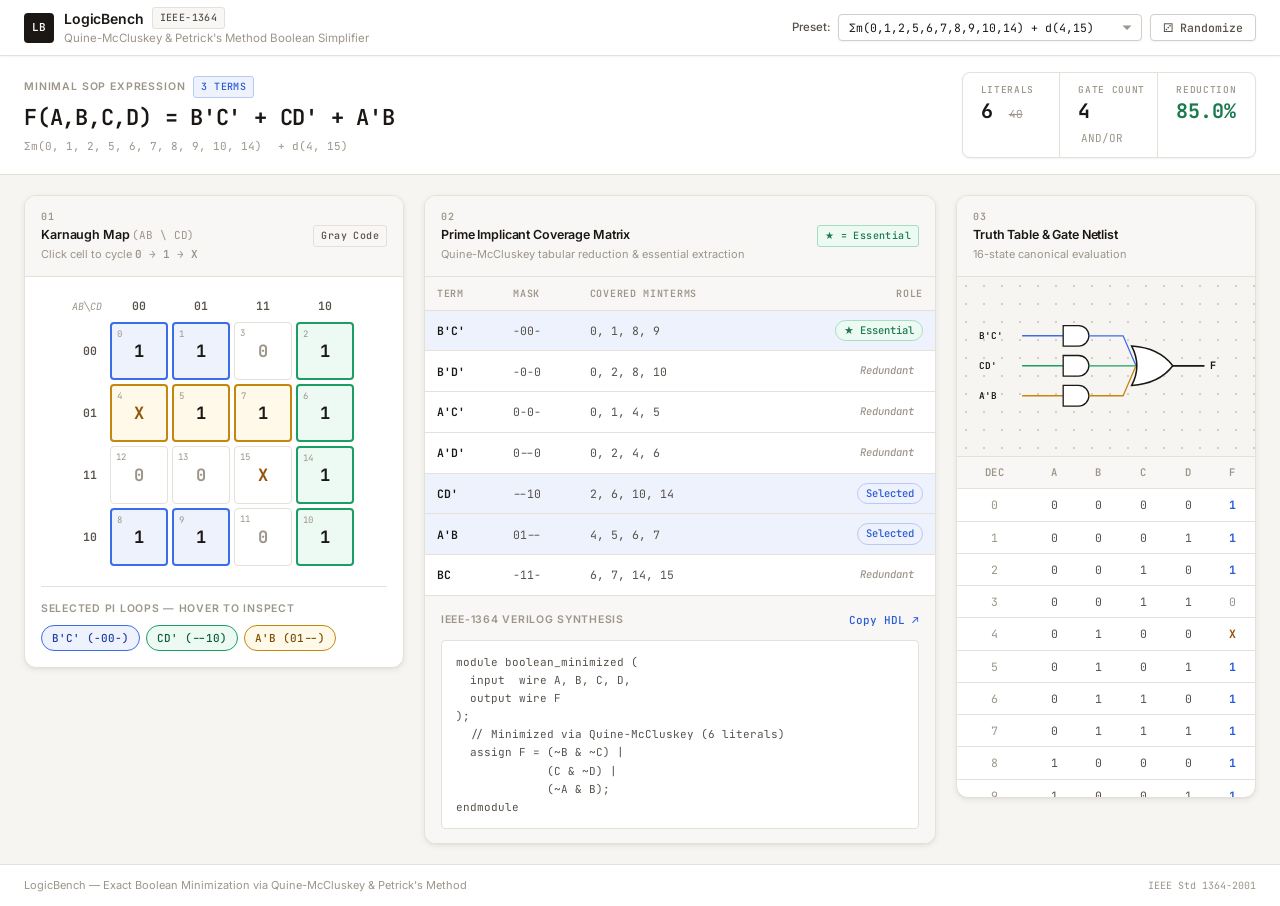
<file: frontend/index.html>
<!DOCTYPE html>
<html lang="en">
<head>
  <meta charset="UTF-8" />
  <meta name="viewport" content="width=device-width, initial-scale=1.0" />
  <title>LogicBench — IEEE-1364 Boolean Minimization Workbench</title>
  <link
    href="https://fonts.googleapis.com/css2?family=Inter:ital,wght@0,300;0,400;0,500;0,600;0,700;1,400&family=JetBrains+Mono:wght@400;500;600&display=swap"
    rel="stylesheet"
  />
  <link rel="stylesheet" href="styles.css" />
</head>

<body>

  <!-- ═══════════════════════════════════════
       Top Navigation Header
  ═══════════════════════════════════════ -->
  <header class="site-header">
    <div class="header-brand">
      <div class="logo-mark">LB</div>
      <div class="header-brand-text">
        <div style="display:flex;align-items:center;gap:8px;">
          <h1>LogicBench</h1>
          <span class="chip mono">IEEE-1364</span>
        </div>
        <p class="subtitle">Quine-McCluskey &amp; Petrick's Method Boolean Simplifier</p>
      </div>
    </div>

    <div class="header-controls">
      <label class="label-sm" for="presetSelect">Preset:</label>
      <select id="presetSelect" class="ctrl-select mono">
        <option value="default">Σm(0,1,2,5,6,7,8,9,10,14) + d(4,15)</option>
        <option value="bcd7">BCD 7-Segment 'a' Decoder</option>
        <option value="prime">4-Bit Prime Detector Σm(2,3,5,7,11,13)</option>
        <option value="xor">4-Bit Odd Parity Checker</option>
        <option value="clear">Clear All (0)</option>
      </select>
      <button id="randomBtn" class="ctrl-btn">⚂ Randomize</button>
    </div>
  </header>


  <!-- ═══════════════════════════════════════
       Result Ribbon — Minimal SOP & KPIs
  ═══════════════════════════════════════ -->
  <section class="result-ribbon">

    <!-- SOP Expression -->
    <div>
      <div class="ribbon-label">
        Minimal SOP Expression
        <span id="epiCountBadge" class="chip accent mono">3 Terms</span>
      </div>
      <div id="sopOutput" class="sop-output mono">
        F(A,B,C,D) = B'C' + A'B + CD'
      </div>
      <div class="ribbon-meta">
        <span id="mintermSummary">Σm(0, 1, 2, 5, 6, 7, 8, 9, 10, 14)</span>
        <span id="dontCareSummary">+ d(4, 15)</span>
      </div>
    </div>

    <!-- Hardware KPI tiles -->
    <div class="kpi-row">
      <div class="kpi-tile">
        <div class="kpi-label">Literals</div>
        <div class="kpi-value mono">
          <span id="minLiterals">6</span>
          <span id="canonLiterals" class="kpi-strikeout">40</span>
        </div>
      </div>
      <div class="kpi-tile">
        <div class="kpi-label">Gate Count</div>
        <div class="kpi-value mono">
          <span id="gateCount">4</span>
          <span class="kpi-strikeout" style="font-size:11px;color:var(--text-muted);text-decoration:none;margin-left:3px;">AND/OR</span>
        </div>
      </div>
      <div class="kpi-tile">
        <div class="kpi-label">Reduction</div>
        <div class="kpi-value green mono" id="reductionPct">85.0%</div>
      </div>
    </div>

  </section>


  <!-- ═══════════════════════════════════════
       Main 3-Column Workbench
  ═══════════════════════════════════════ -->
  <main class="workbench">

    <!-- ─── LEFT: Interactive Karnaugh Map ─── -->
    <div class="panel">
      <div class="panel-header">
        <div>
          <div class="panel-index">01</div>
          <div class="panel-title">Karnaugh Map <span class="mono" style="font-weight:400;font-size:11px;color:var(--text-muted);">(AB \ CD)</span></div>
          <div class="panel-subtitle">Click cell to cycle <span class="mono" style="font-weight:600;">0 → 1 → X</span></div>
        </div>
        <span class="chip mono">Gray Code</span>
      </div>

      <!-- K-Map grid container (built by JS) -->
      <div class="kmap-wrapper">
        <div id="kmapContainer" class="kmap-grid">
          <!-- Column header row injected by JS -->
        </div>
      </div>

      <!-- Prime Implicant loop pills -->
      <div class="pi-pills-section">
        <div class="pi-pills-label">Selected PI Loops — hover to inspect</div>
        <div id="piPills" class="pi-pills-wrap"></div>
      </div>
    </div>


    <!-- ─── CENTER: QM Coverage Matrix + Verilog ─── -->
    <div class="panel" style="display:flex;flex-direction:column;">
      <div class="panel-header">
        <div>
          <div class="panel-index">02</div>
          <div class="panel-title">Prime Implicant Coverage Matrix</div>
          <div class="panel-subtitle">Quine-McCluskey tabular reduction &amp; essential extraction</div>
        </div>
        <span class="chip green mono">★ = Essential</span>
      </div>

      <!-- PI table -->
      <div style="overflow-x:auto;flex:1;">
        <table class="pi-table">
          <thead>
            <tr>
              <th>Term</th>
              <th>Mask</th>
              <th>Covered Minterms</th>
              <th>Role</th>
            </tr>
          </thead>
          <tbody id="piTableBody"></tbody>
        </table>
      </div>

      <!-- Verilog HDL -->
      <div class="verilog-section">
        <div class="verilog-toolbar">
          <span class="verilog-label">IEEE-1364 Verilog Synthesis</span>
          <button id="copyVerilogBtn" class="copy-btn">Copy HDL ↗</button>
        </div>
        <pre id="verilogCode" class="verilog-pre"></pre>
      </div>
    </div>


    <!-- ─── RIGHT: Gate Schematic + Truth Table ─── -->
    <div class="panel" style="display:flex;flex-direction:column;">
      <div class="panel-header">
        <div>
          <div class="panel-index">03</div>
          <div class="panel-title">Truth Table &amp; Gate Netlist</div>
          <div class="panel-subtitle">16-state canonical evaluation</div>
        </div>
      </div>

      <!-- Gate schematic -->
      <div class="schematic-area">
        <svg id="schematicSvg" viewBox="0 0 320 170" style="width:100%;max-height:160px;"></svg>
      </div>

      <!-- Truth table -->
      <div style="flex:1;overflow-y:auto;max-height:340px;">
        <table class="truth-table">
          <thead>
            <tr>
              <th>Dec</th>
              <th>A</th>
              <th>B</th>
              <th>C</th>
              <th>D</th>
              <th>F</th>
            </tr>
          </thead>
          <tbody id="truthTableBody"></tbody>
        </table>
      </div>
    </div>

  </main>


  <!-- ═══════════════════════════════════════
       Footer
  ═══════════════════════════════════════ -->
  <footer class="site-footer">
    <span class="footer-text">
      LogicBench &mdash; Exact Boolean Minimization via Quine-McCluskey &amp; Petrick's Method
    </span>
    <span class="footer-text mono" style="font-size:10px;">IEEE Std 1364-2001</span>
  </footer>


  <script src="app.js"></script>
</body>
</html>
</file>
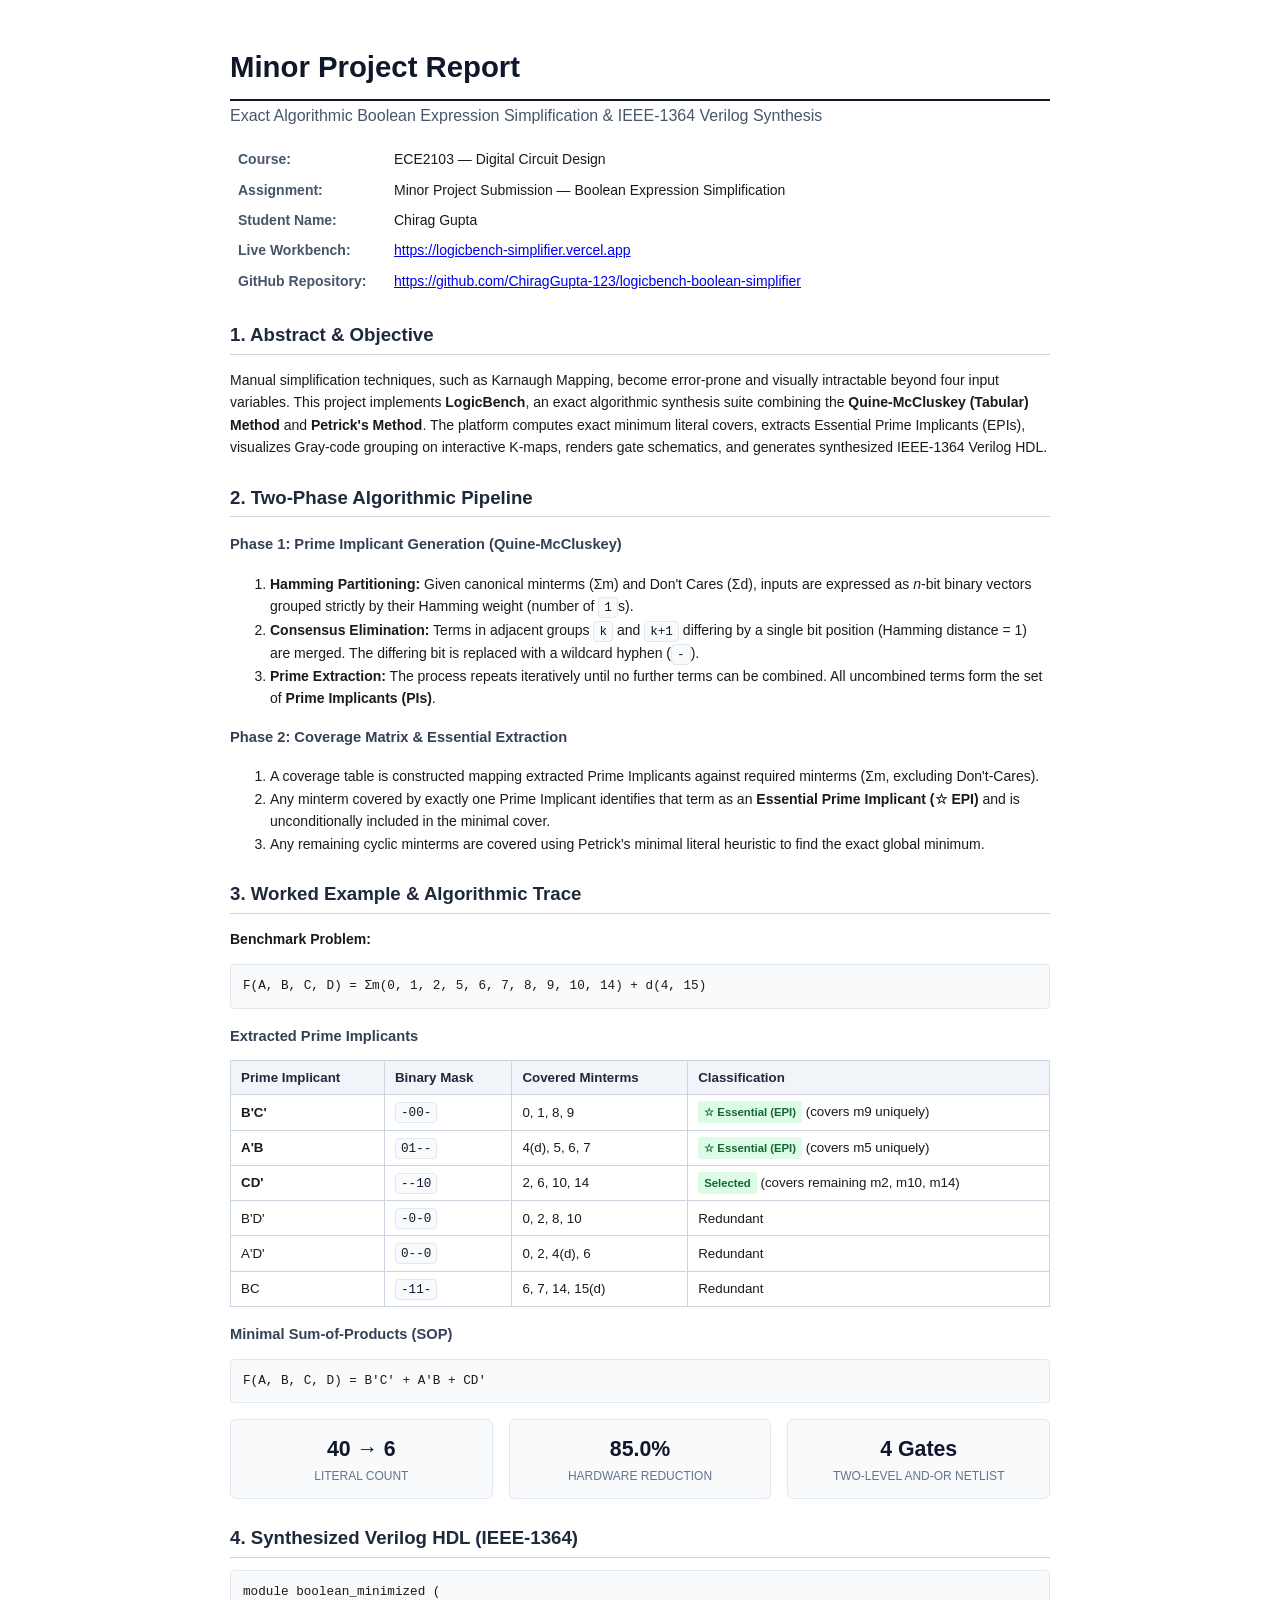
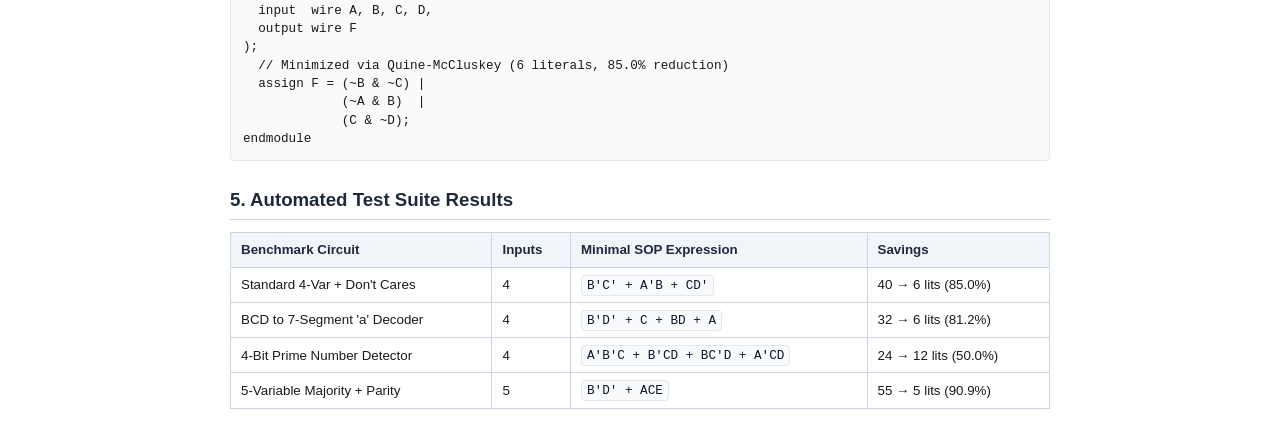
<file: docs/project_report.html>
<!DOCTYPE html>
<html lang="en">
<head>
<meta charset="UTF-8">
<title>Minor Project Report — LogicBench Boolean Simplifier</title>
<style>
  @page { margin: 20mm 18mm; size: A4; }
  body {
    font-family: 'Segoe UI', -apple-system, BlinkMacSystemFont, Roboto, Helvetica, Arial, sans-serif;
    color: #1a1a1a;
    line-height: 1.6;
    max-width: 820px;
    margin: 0 auto;
    padding: 24px;
    background: #fff;
  }
  h1 { font-size: 22pt; margin-bottom: 4px; color: #0f172a; border-bottom: 2px solid #0f172a; padding-bottom: 8px; }
  .meta-table { width: 100%; border-collapse: collapse; margin-bottom: 24px; font-size: 10.5pt; }
  .meta-table td { padding: 4px 8px; }
  .meta-table td:first-child { font-weight: bold; width: 140px; color: #475569; }
  h2 { font-size: 14pt; margin-top: 24px; margin-bottom: 8px; color: #1e293b; border-bottom: 1px solid #cbd5e1; padding-bottom: 4px; }
  h3 { font-size: 11pt; margin-top: 16px; margin-bottom: 6px; color: #334155; }
  p, li { font-size: 10.5pt; }
  code, pre { font-family: 'Courier New', Courier, monospace; background: #f8fafc; border: 1px solid #e2e8f0; border-radius: 4px; }
  code { padding: 2px 5px; font-size: 9.5pt; color: #0f172a; }
  pre { padding: 12px; font-size: 9.5pt; overflow-x: auto; line-height: 1.45; }
  table.data-table { width: 100%; border-collapse: collapse; margin: 12px 0; font-size: 10pt; }
  table.data-table th, table.data-table td { border: 1px solid #cbd5e1; padding: 6px 10px; text-align: left; }
  table.data-table th { background: #f1f5f9; font-weight: 600; color: #1e293b; }
  .badge { display: inline-block; padding: 2px 6px; font-size: 8.5pt; font-weight: bold; border-radius: 3px; background: #dcfce7; color: #166534; }
  .kpi-box { display: flex; gap: 16px; margin: 16px 0; }
  .kpi-card { flex: 1; padding: 12px; background: #f8fafc; border: 1px solid #e2e8f0; border-radius: 6px; text-align: center; }
  .kpi-card .num { font-size: 16pt; font-weight: bold; color: #0f172a; }
  .kpi-card .lbl { font-size: 9pt; color: #64748b; text-transform: uppercase; }
  @media print {
    body { padding: 0; }
    .no-print { display: none; }
  }
</style>
</head>
<body>

<h1>Minor Project Report</h1>
<p style="font-size: 12pt; color: #475569; margin-top: -2px; margin-bottom: 16px;">Exact Algorithmic Boolean Expression Simplification &amp; IEEE-1364 Verilog Synthesis</p>

<table class="meta-table">
  <tr><td>Course:</td><td>ECE2103 — Digital Circuit Design</td></tr>
  <tr><td>Assignment:</td><td>Minor Project Submission — Boolean Expression Simplification</td></tr>
  <tr><td>Student Name:</td><td>Chirag Gupta</td></tr>
  <tr><td>Live Workbench:</td><td><a href="https://logicbench-simplifier.vercel.app">https://logicbench-simplifier.vercel.app</a></td></tr>
  <tr><td>GitHub Repository:</td><td><a href="https://github.com/ChiragGupta-123/logicbench-boolean-simplifier">https://github.com/ChiragGupta-123/logicbench-boolean-simplifier</a></td></tr>
</table>

<h2>1. Abstract &amp; Objective</h2>
<p>
Manual simplification techniques, such as Karnaugh Mapping, become error-prone and visually intractable beyond four input variables. This project implements <strong>LogicBench</strong>, an exact algorithmic synthesis suite combining the <strong>Quine-McCluskey (Tabular) Method</strong> and <strong>Petrick's Method</strong>. The platform computes exact minimum literal covers, extracts Essential Prime Implicants (EPIs), visualizes Gray-code grouping on interactive K-maps, renders gate schematics, and generates synthesized IEEE-1364 Verilog HDL.
</p>

<h2>2. Two-Phase Algorithmic Pipeline</h2>
<h3>Phase 1: Prime Implicant Generation (Quine-McCluskey)</h3>
<ol>
  <li><strong>Hamming Partitioning:</strong> Given canonical minterms (&Sigma;m) and Don't Cares (&Sigma;d), inputs are expressed as <em>n</em>-bit binary vectors grouped strictly by their Hamming weight (number of <code>1</code>s).</li>
  <li><strong>Consensus Elimination:</strong> Terms in adjacent groups <code>k</code> and <code>k+1</code> differing by a single bit position (Hamming distance = 1) are merged. The differing bit is replaced with a wildcard hyphen (<code>-</code>).</li>
  <li><strong>Prime Extraction:</strong> The process repeats iteratively until no further terms can be combined. All uncombined terms form the set of <strong>Prime Implicants (PIs)</strong>.</li>
</ol>

<h3>Phase 2: Coverage Matrix &amp; Essential Extraction</h3>
<ol>
  <li>A coverage table is constructed mapping extracted Prime Implicants against required minterms (&Sigma;m, excluding Don't-Cares).</li>
  <li>Any minterm covered by exactly one Prime Implicant identifies that term as an <strong>Essential Prime Implicant (&star; EPI)</strong> and is unconditionally included in the minimal cover.</li>
  <li>Any remaining cyclic minterms are covered using Petrick's minimal literal heuristic to find the exact global minimum.</li>
</ol>

<h2>3. Worked Example &amp; Algorithmic Trace</h2>
<p><strong>Benchmark Problem:</strong></p>
<pre>F(A, B, C, D) = &Sigma;m(0, 1, 2, 5, 6, 7, 8, 9, 10, 14) + d(4, 15)</pre>

<h3>Extracted Prime Implicants</h3>
<table class="data-table">
  <thead>
    <tr><th>Prime Implicant</th><th>Binary Mask</th><th>Covered Minterms</th><th>Classification</th></tr>
  </thead>
  <tbody>
    <tr><td><strong>B'C'</strong></td><td><code>-00-</code></td><td>0, 1, 8, 9</td><td><span class="badge">&star; Essential (EPI)</span> (covers m9 uniquely)</td></tr>
    <tr><td><strong>A'B</strong></td><td><code>01--</code></td><td>4(d), 5, 6, 7</td><td><span class="badge">&star; Essential (EPI)</span> (covers m5 uniquely)</td></tr>
    <tr><td><strong>CD'</strong></td><td><code>--10</code></td><td>2, 6, 10, 14</td><td><span class="badge">Selected</span> (covers remaining m2, m10, m14)</td></tr>
    <tr><td>B'D'</td><td><code>-0-0</code></td><td>0, 2, 8, 10</td><td>Redundant</td></tr>
    <tr><td>A'D'</td><td><code>0--0</code></td><td>0, 2, 4(d), 6</td><td>Redundant</td></tr>
    <tr><td>BC</td><td><code>-11-</code></td><td>6, 7, 14, 15(d)</td><td>Redundant</td></tr>
  </tbody>
</table>

<h3>Minimal Sum-of-Products (SOP)</h3>
<pre>F(A, B, C, D) = B'C' + A'B + CD'</pre>

<div class="kpi-box">
  <div class="kpi-card">
    <div class="num">40 &rarr; 6</div>
    <div class="lbl">Literal Count</div>
  </div>
  <div class="kpi-card">
    <div class="num">85.0%</div>
    <div class="lbl">Hardware Reduction</div>
  </div>
  <div class="kpi-card">
    <div class="num">4 Gates</div>
    <div class="lbl">Two-Level AND-OR Netlist</div>
  </div>
</div>

<h2>4. Synthesized Verilog HDL (IEEE-1364)</h2>
<pre>
module boolean_minimized (
  input  wire A, B, C, D,
  output wire F
);
  // Minimized via Quine-McCluskey (6 literals, 85.0% reduction)
  assign F = (~B &amp; ~C) |
             (~A &amp; B)  |
             (C &amp; ~D);
endmodule
</pre>

<h2>5. Automated Test Suite Results</h2>
<table class="data-table">
  <thead>
    <tr><th>Benchmark Circuit</th><th>Inputs</th><th>Minimal SOP Expression</th><th>Savings</th></tr>
  </thead>
  <tbody>
    <tr><td>Standard 4-Var + Don't Cares</td><td>4</td><td><code>B'C' + A'B + CD'</code></td><td>40 &rarr; 6 lits (85.0%)</td></tr>
    <tr><td>BCD to 7-Segment 'a' Decoder</td><td>4</td><td><code>B'D' + C + BD + A</code></td><td>32 &rarr; 6 lits (81.2%)</td></tr>
    <tr><td>4-Bit Prime Number Detector</td><td>4</td><td><code>A'B'C + B'CD + BC'D + A'CD</code></td><td>24 &rarr; 12 lits (50.0%)</td></tr>
    <tr><td>5-Variable Majority + Parity</td><td>5</td><td><code>B'D' + ACE</code></td><td>55 &rarr; 5 lits (90.9%)</td></tr>
  </tbody>
</table>

</body>
</html>
</file>
<file: frontend/styles.css>
/* =========================================================
   LogicBench — Custom Styles
   Light theme, human-crafted feel
   ========================================================= */

@import url('https://fonts.googleapis.com/css2?family=Inter:ital,wght@0,300;0,400;0,500;0,600;0,700;1,400&family=JetBrains+Mono:wght@400;500;600&display=swap');

/* ---------- Reset & Base ---------- */
*, *::before, *::after { box-sizing: border-box; margin: 0; padding: 0; }

:root {
  --bg:         #F7F5F2;        /* warm off-white canvas */
  --surface:    #FFFFFF;        /* card surface */
  --surface-2:  #F9F7F5;        /* slightly tinted surface */
  --border:     #E5E0D8;        /* warm stone border */
  --border-2:   #D4CEC6;        /* darker border variant */
  --text-primary:   #1A1714;
  --text-secondary: #57514A;
  --text-muted:     #9C9589;
  --accent:     #2A5BD7;        /* blue accent */
  --accent-light: #EEF2FD;
  --accent-border: #B8C9F5;
  --green:      #1B7A4E;
  --green-light: #EDFAF3;
  --green-border: #A5DEC2;
  --amber:      #92550A;
  --amber-light: #FEF6E8;
  --amber-border: #F3C98A;
  --red:        #B52A2A;

  /* Loop highlight colours */
  --loop-0-bg: #EEF2FD; --loop-0-bd: #3B6DE8; --loop-0-tx: #1E3FA0;
  --loop-1-bg: #EDFAF3; --loop-1-bd: #1B9E63; --loop-1-tx: #0F5E39;
  --loop-2-bg: #FEF9E8; --loop-2-bd: #C5860E; --loop-2-tx: #7A4F05;
  --loop-3-bg: #FDF0F0; --loop-3-bd: #D94040; --loop-3-tx: #891818;
  --loop-4-bg: #F4EFFE; --loop-4-bd: #7C47DC; --loop-4-tx: #4B1FA8;

  --radius-sm: 4px;
  --radius:    8px;
  --radius-lg: 12px;
  --shadow-xs: 0 1px 2px rgba(26,23,20,.05);
  --shadow-sm: 0 2px 6px rgba(26,23,20,.07), 0 1px 2px rgba(26,23,20,.04);
  --shadow:    0 4px 16px rgba(26,23,20,.08), 0 1px 4px rgba(26,23,20,.04);
}

html { font-size: 15px; }

body {
  font-family: 'Inter', -apple-system, BlinkMacSystemFont, sans-serif;
  background: var(--bg);
  color: var(--text-primary);
  line-height: 1.5;
  min-height: 100vh;
  display: flex;
  flex-direction: column;
  -webkit-font-smoothing: antialiased;
}

.mono { font-family: 'JetBrains Mono', 'Fira Mono', monospace; }

/* ---------- Scrollbars ---------- */
::-webkit-scrollbar { width: 5px; height: 5px; }
::-webkit-scrollbar-track { background: transparent; }
::-webkit-scrollbar-thumb { background: var(--border-2); border-radius: 99px; }
::-webkit-scrollbar-thumb:hover { background: var(--text-muted); }

/* ---------- Header ---------- */
.site-header {
  background: var(--surface);
  border-bottom: 1px solid var(--border);
  padding: 0 24px;
  height: 56px;
  display: flex;
  align-items: center;
  justify-content: space-between;
  gap: 16px;
  position: sticky;
  top: 0;
  z-index: 50;
  box-shadow: var(--shadow-xs);
}

.logo-mark {
  width: 30px;
  height: 30px;
  background: var(--text-primary);
  color: #fff;
  display: flex;
  align-items: center;
  justify-content: center;
  font-family: 'JetBrains Mono', monospace;
  font-size: 11px;
  font-weight: 600;
  letter-spacing: .02em;
  border-radius: var(--radius-sm);
  flex-shrink: 0;
}

.header-brand { display: flex; align-items: center; gap: 10px; }
.header-brand-text h1 { font-size: 14px; font-weight: 600; letter-spacing: -.01em; }

.chip {
  display: inline-flex;
  align-items: center;
  font-family: 'JetBrains Mono', monospace;
  font-size: 10px;
  font-weight: 500;
  letter-spacing: .04em;
  padding: 2px 7px;
  border-radius: 3px;
  background: var(--surface-2);
  border: 1px solid var(--border);
  color: var(--text-secondary);
  line-height: 1.6;
  user-select: none;
}
.chip.accent { background: var(--accent-light); border-color: var(--accent-border); color: var(--accent); }
.chip.green  { background: var(--green-light);  border-color: var(--green-border);  color: var(--green); }

.subtitle { font-size: 11.5px; color: var(--text-muted); margin-top: 1px; }

.header-controls { display: flex; align-items: center; gap: 8px; flex-wrap: wrap; }

.label-sm {
  font-size: 11.5px;
  font-weight: 500;
  color: var(--text-secondary);
  white-space: nowrap;
}

select.ctrl-select {
  font-family: 'JetBrains Mono', monospace;
  font-size: 11.5px;
  color: var(--text-primary);
  background: var(--surface);
  border: 1px solid var(--border-2);
  border-radius: var(--radius-sm);
  padding: 5px 10px;
  appearance: none;
  -webkit-appearance: none;
  background-image: url("data:image/svg+xml,%3Csvg xmlns='http://www.w3.org/2000/svg' width='12' height='12' viewBox='0 0 12 12'%3E%3Cpath fill='%239C9589' d='M6 8L1.5 3.5h9z'/%3E%3C/svg%3E");
  background-repeat: no-repeat;
  background-position: right 8px center;
  padding-right: 26px;
  cursor: pointer;
  outline: none;
  transition: border-color .15s;
  box-shadow: var(--shadow-xs);
}
select.ctrl-select:focus { border-color: var(--accent); }

button.ctrl-btn {
  font-family: 'JetBrains Mono', monospace;
  font-size: 11.5px;
  font-weight: 500;
  color: var(--text-secondary);
  background: var(--surface);
  border: 1px solid var(--border-2);
  border-radius: var(--radius-sm);
  padding: 5px 12px;
  cursor: pointer;
  outline: none;
  transition: border-color .15s, background .15s, color .15s;
  box-shadow: var(--shadow-xs);
  white-space: nowrap;
}
button.ctrl-btn:hover {
  border-color: var(--text-primary);
  color: var(--text-primary);
  background: var(--surface-2);
}

/* ---------- Result Ribbon ---------- */
.result-ribbon {
  background: var(--surface);
  border-bottom: 1px solid var(--border);
  padding: 16px 24px;
  display: grid;
  grid-template-columns: 1fr auto;
  gap: 20px;
  align-items: center;
}
@media (max-width: 768px) {
  .result-ribbon { grid-template-columns: 1fr; }
}

.ribbon-label {
  font-size: 10.5px;
  font-weight: 600;
  letter-spacing: .08em;
  text-transform: uppercase;
  color: var(--text-muted);
  display: flex;
  align-items: center;
  gap: 8px;
  margin-bottom: 6px;
}

.sop-output {
  font-family: 'JetBrains Mono', monospace;
  font-size: 22px;
  font-weight: 600;
  letter-spacing: -.01em;
  color: var(--text-primary);
  line-height: 1.3;
  word-break: break-all;
}

.ribbon-meta {
  font-family: 'JetBrains Mono', monospace;
  font-size: 11px;
  color: var(--text-muted);
  display: flex;
  flex-wrap: wrap;
  gap: 16px;
  margin-top: 5px;
}

/* KPI tiles */
.kpi-row {
  display: flex;
  gap: 1px;
  background: var(--border);
  border: 1px solid var(--border);
  border-radius: var(--radius);
  overflow: hidden;
  box-shadow: var(--shadow-xs);
}

.kpi-tile {
  background: var(--surface);
  padding: 10px 18px;
  flex: 1;
  min-width: 80px;
}

.kpi-label {
  font-family: 'JetBrains Mono', monospace;
  font-size: 9.5px;
  font-weight: 500;
  letter-spacing: .07em;
  text-transform: uppercase;
  color: var(--text-muted);
  white-space: nowrap;
}

.kpi-value {
  font-family: 'JetBrains Mono', monospace;
  font-size: 20px;
  font-weight: 700;
  color: var(--text-primary);
  line-height: 1.2;
  margin-top: 2px;
}

.kpi-value span.kpi-strikeout {
  font-size: 11px;
  font-weight: 400;
  color: var(--text-muted);
  text-decoration: line-through;
  margin-left: 4px;
}

.kpi-value.green { color: var(--green); }

/* ---------- Main Workbench Grid ---------- */
.workbench {
  flex: 1;
  display: grid;
  grid-template-columns: 380px 1fr 300px;
  gap: 20px;
  padding: 20px 24px;
  max-width: 1600px;
  width: 100%;
  margin: 0 auto;
  align-items: start;
}

@media (max-width: 1200px) {
  .workbench { grid-template-columns: 1fr 1fr; }
}
@media (max-width: 768px) {
  .workbench { grid-template-columns: 1fr; }
}

/* ---------- Panels ---------- */
.panel {
  background: var(--surface);
  border: 1px solid var(--border);
  border-radius: var(--radius-lg);
  overflow: hidden;
  box-shadow: var(--shadow-sm);
}

.panel-header {
  padding: 13px 16px;
  border-bottom: 1px solid var(--border);
  display: flex;
  align-items: center;
  justify-content: space-between;
  gap: 8px;
  background: var(--surface-2);
}

.panel-index {
  font-family: 'JetBrains Mono', monospace;
  font-size: 10px;
  font-weight: 600;
  color: var(--text-muted);
  letter-spacing: .06em;
  margin-bottom: 2px;
}

.panel-title {
  font-size: 12.5px;
  font-weight: 600;
  color: var(--text-primary);
  letter-spacing: -.01em;
}

.panel-subtitle {
  font-size: 11px;
  color: var(--text-muted);
  margin-top: 1px;
}

.panel-body { padding: 16px; }

/* ---------- Karnaugh Map ---------- */
.kmap-wrapper { display: flex; justify-content: center; padding: 20px 16px; }

.kmap-grid {
  display: grid;
  grid-template-columns: 32px repeat(4, 1fr);
  gap: 4px;
}

.kmap-corner {
  display: flex;
  align-items: flex-end;
  justify-content: flex-end;
  padding-bottom: 4px;
  padding-right: 4px;
  font-family: 'JetBrains Mono', monospace;
  font-size: 10px;
  color: var(--text-muted);
  font-style: italic;
}

.kmap-col-label {
  font-family: 'JetBrains Mono', monospace;
  font-size: 11.5px;
  font-weight: 600;
  color: var(--text-secondary);
  text-align: center;
  padding-bottom: 4px;
}

.kmap-row-label {
  font-family: 'JetBrains Mono', monospace;
  font-size: 11.5px;
  font-weight: 600;
  color: var(--text-secondary);
  display: flex;
  align-items: center;
  justify-content: center;
}

.kmap-cell {
  position: relative;
  width: 58px;
  height: 58px;
  border: 1.5px solid var(--border);
  border-radius: var(--radius-sm);
  background: var(--surface);
  cursor: pointer;
  display: flex;
  flex-direction: column;
  align-items: center;
  justify-content: center;
  transition: border-color .12s, background .12s, transform .08s;
  outline: none;
  user-select: none;
}
.kmap-cell:hover { border-color: var(--border-2); background: var(--surface-2); transform: scale(1.03); }
.kmap-cell:active { transform: scale(.97); }

.kmap-cell-idx {
  position: absolute;
  top: 4px;
  left: 5px;
  font-family: 'JetBrains Mono', monospace;
  font-size: 9px;
  color: var(--text-muted);
}

.kmap-cell-val {
  font-family: 'JetBrains Mono', monospace;
  font-size: 17px;
  font-weight: 700;
}

/* loop highlight classes set via JS */
.kmap-cell.loop-0 { background: var(--loop-0-bg); border-color: var(--loop-0-bd); border-width: 2px; }
.kmap-cell.loop-1 { background: var(--loop-1-bg); border-color: var(--loop-1-bd); border-width: 2px; }
.kmap-cell.loop-2 { background: var(--loop-2-bg); border-color: var(--loop-2-bd); border-width: 2px; }
.kmap-cell.loop-3 { background: var(--loop-3-bg); border-color: var(--loop-3-bd); border-width: 2px; }
.kmap-cell.loop-4 { background: var(--loop-4-bg); border-color: var(--loop-4-bd); border-width: 2px; }

/* ---------- PI pills ---------- */
.pi-pills-section {
  margin: 0 16px 16px;
  padding-top: 14px;
  border-top: 1px solid var(--border);
}
.pi-pills-label {
  font-size: 10.5px;
  font-weight: 600;
  letter-spacing: .07em;
  text-transform: uppercase;
  color: var(--text-muted);
  margin-bottom: 8px;
}
.pi-pills-wrap { display: flex; flex-wrap: wrap; gap: 6px; }

.pi-pill {
  font-family: 'JetBrains Mono', monospace;
  font-size: 11px;
  font-weight: 500;
  padding: 4px 10px;
  border-radius: 99px;
  border: 1.5px solid;
  cursor: pointer;
  transition: opacity .12s, transform .08s;
  white-space: nowrap;
}
.pi-pill:hover { opacity: .82; transform: translateY(-1px); }

.pi-pill.loop-0 { background: var(--loop-0-bg); border-color: var(--loop-0-bd); color: var(--loop-0-tx); }
.pi-pill.loop-1 { background: var(--loop-1-bg); border-color: var(--loop-1-bd); color: var(--loop-1-tx); }
.pi-pill.loop-2 { background: var(--loop-2-bg); border-color: var(--loop-2-bd); color: var(--loop-2-tx); }
.pi-pill.loop-3 { background: var(--loop-3-bg); border-color: var(--loop-3-bd); color: var(--loop-3-tx); }
.pi-pill.loop-4 { background: var(--loop-4-bg); border-color: var(--loop-4-bd); color: var(--loop-4-tx); }

/* ---------- PI Coverage Table ---------- */
.pi-table {
  width: 100%;
  border-collapse: collapse;
}
.pi-table thead th {
  padding: 9px 12px;
  font-family: 'JetBrains Mono', monospace;
  font-size: 10px;
  font-weight: 600;
  letter-spacing: .07em;
  text-transform: uppercase;
  color: var(--text-muted);
  background: var(--surface-2);
  border-bottom: 1px solid var(--border);
  text-align: left;
  white-space: nowrap;
}
.pi-table thead th:last-child { text-align: right; }

.pi-table tbody tr {
  border-bottom: 1px solid var(--border);
  cursor: pointer;
  transition: background .1s;
}
.pi-table tbody tr:last-child { border-bottom: none; }
.pi-table tbody tr:hover { background: var(--surface-2); }
.pi-table tbody tr.pi-row-selected { background: var(--accent-light); }

.pi-table td {
  padding: 9px 12px;
  font-family: 'JetBrains Mono', monospace;
  font-size: 11.5px;
  color: var(--text-secondary);
  vertical-align: middle;
}
.pi-table td:first-child { font-weight: 600; color: var(--text-primary); }
.pi-table td:last-child { text-align: right; }

.role-badge {
  display: inline-block;
  font-size: 10.5px;
  font-weight: 500;
  padding: 2px 8px;
  border-radius: 99px;
  border: 1px solid;
  white-space: nowrap;
}
.role-badge.essential { background: var(--green-light);  border-color: var(--green-border);  color: var(--green); }
.role-badge.selected  { background: var(--accent-light); border-color: var(--accent-border); color: var(--accent); }
.role-badge.redundant { background: transparent; border-color: transparent; color: var(--text-muted); font-style: italic; }

/* ---------- Verilog Code Block ---------- */
.verilog-section {
  border-top: 1px solid var(--border);
  background: var(--surface-2);
  padding: 14px 16px;
}
.verilog-toolbar {
  display: flex;
  align-items: center;
  justify-content: space-between;
  margin-bottom: 10px;
}
.verilog-label {
  font-size: 10.5px;
  font-weight: 600;
  letter-spacing: .07em;
  text-transform: uppercase;
  color: var(--text-muted);
}
.copy-btn {
  font-family: 'JetBrains Mono', monospace;
  font-size: 11px;
  font-weight: 500;
  color: var(--accent);
  background: none;
  border: none;
  cursor: pointer;
  padding: 3px 0;
  transition: opacity .12s;
}
.copy-btn:hover { opacity: .7; }

.verilog-pre {
  font-family: 'JetBrains Mono', monospace;
  font-size: 11px;
  color: var(--text-secondary);
  background: var(--surface);
  border: 1px solid var(--border);
  border-radius: var(--radius-sm);
  padding: 12px 14px;
  overflow-x: auto;
  line-height: 1.65;
  tab-size: 2;
}

/* ---------- Schematic SVG Area ---------- */
.schematic-area {
  background: var(--bg);
  background-image: radial-gradient(var(--border-2) 1px, transparent 1px);
  background-size: 18px 18px;
  display: flex;
  align-items: center;
  justify-content: center;
  min-height: 180px;
  padding: 12px;
  border-bottom: 1px solid var(--border);
}

/* ---------- Truth Table ---------- */
.truth-table {
  width: 100%;
  border-collapse: collapse;
  font-family: 'JetBrains Mono', monospace;
  font-size: 11.5px;
  text-align: center;
}
.truth-table thead th {
  padding: 8px 6px;
  font-size: 10.5px;
  font-weight: 600;
  letter-spacing: .06em;
  text-transform: uppercase;
  color: var(--text-muted);
  background: var(--surface-2);
  border-bottom: 1px solid var(--border);
  position: sticky;
  top: 0;
}
.truth-table tbody tr {
  border-bottom: 1px solid var(--border);
  cursor: pointer;
  transition: background .1s;
}
.truth-table tbody tr:last-child { border-bottom: none; }
.truth-table tbody tr:hover { background: var(--surface-2); }
.truth-table td { padding: 7px 6px; color: var(--text-secondary); }
.truth-table td:first-child { color: var(--text-muted); }
.truth-table td.f-one  { font-weight: 700; color: var(--accent); }
.truth-table td.f-dc   { font-weight: 700; color: var(--amber); }
.truth-table td.f-zero { color: var(--text-muted); }

/* ---------- Footer ---------- */
.site-footer {
  border-top: 1px solid var(--border);
  padding: 12px 24px;
  display: flex;
  align-items: center;
  justify-content: space-between;
  gap: 16px;
  background: var(--surface);
}
.footer-text {
  font-size: 11px;
  color: var(--text-muted);
}
.footer-text a {
  color: var(--text-secondary);
  text-decoration: none;
  font-weight: 500;
}
.footer-text a:hover { text-decoration: underline; }

button.ctrl-btn:hover {
  border-color: var(--text-primary);
  color: var(--text-primary);
  background: var(--surface-2);
}

/* ---------- Result Ribbon ---------- */
.result-ribbon {
  background: var(--surface);
  border-bottom: 1px solid var(--border);
  padding: 16px 24px;
  display: grid;
  grid-template-columns: 1fr auto;
  gap: 20px;
  align-items: center;
}
@media (max-width: 768px) {
  .result-ribbon { grid-template-columns: 1fr; }
}

.ribbon-label {
  font-size: 10.5px;
  font-weight: 600;
  letter-spacing: .08em;
  text-transform: uppercase;
  color: var(--text-muted);
  display: flex;
  align-items: center;
  gap: 8px;
  margin-bottom: 6px;
}

.sop-output {
  font-family: 'JetBrains Mono', monospace;
  font-size: 22px;
  font-weight: 600;
  letter-spacing: -.01em;
  color: var(--text-primary);
  line-height: 1.3;
  word-break: break-all;
}

.ribbon-meta {
  font-family: 'JetBrains Mono', monospace;
  font-size: 11px;
  color: var(--text-muted);
  display: flex;
  flex-wrap: wrap;
  gap: 16px;
  margin-top: 5px;
}

/* KPI tiles */
.kpi-row {
  display: flex;
  gap: 1px;
  background: var(--border);
  border: 1px solid var(--border);
  border-radius: var(--radius);
  overflow: hidden;
  box-shadow: var(--shadow-xs);
}

.kpi-tile {
  background: var(--surface);
  padding: 10px 18px;
  flex: 1;
  min-width: 80px;
}

.kpi-label {
  font-family: 'JetBrains Mono', monospace;
  font-size: 9.5px;
  font-weight: 500;
  letter-spacing: .07em;
  text-transform: uppercase;
  color: var(--text-muted);
  white-space: nowrap;
}

.kpi-value {
  font-family: 'JetBrains Mono', monospace;
  font-size: 20px;
  font-weight: 700;
  color: var(--text-primary);
  line-height: 1.2;
  margin-top: 2px;
}

.kpi-value span.kpi-strikeout {
  font-size: 11px;
  font-weight: 400;
  color: var(--text-muted);
  text-decoration: line-through;
  margin-left: 4px;
}

.kpi-value.green { color: var(--green); }

/* ---------- Main Workbench Grid ---------- */
.workbench {
  flex: 1;
  display: grid;
  grid-template-columns: 380px 1fr 300px;
  gap: 20px;
  padding: 20px 24px;
  max-width: 1600px;
  width: 100%;
  margin: 0 auto;
  align-items: start;
}

@media (max-width: 1200px) {
  .workbench { grid-template-columns: 1fr 1fr; }
}
@media (max-width: 768px) {
  .workbench { grid-template-columns: 1fr; }
}

/* ---------- Panels ---------- */
.panel {
  background: var(--surface);
  border: 1px solid var(--border);
  border-radius: var(--radius-lg);
  overflow: hidden;
  box-shadow: var(--shadow-sm);
}

.panel-header {
  padding: 13px 16px;
  border-bottom: 1px solid var(--border);
  display: flex;
  align-items: center;
  justify-content: space-between;
  gap: 8px;
  background: var(--surface-2);
}

.panel-index {
  font-family: 'JetBrains Mono', monospace;
  font-size: 10px;
  font-weight: 600;
  color: var(--text-muted);
  letter-spacing: .06em;
  margin-bottom: 2px;
}

.panel-title {
  font-size: 12.5px;
  font-weight: 600;
  color: var(--text-primary);
  letter-spacing: -.01em;
}

.panel-subtitle {
  font-size: 11px;
  color: var(--text-muted);
  margin-top: 1px;
}

.panel-body { padding: 16px; }

/* ---------- Karnaugh Map ---------- */
.kmap-wrapper { display: flex; justify-content: center; padding: 20px 16px; }

.kmap-grid {
  display: grid;
  grid-template-columns: 32px repeat(4, 1fr);
  gap: 4px;
}

.kmap-corner {
  display: flex;
  align-items: flex-end;
  justify-content: flex-end;
  padding-bottom: 4px;
  padding-right: 4px;
  font-family: 'JetBrains Mono', monospace;
  font-size: 10px;
  color: var(--text-muted);
  font-style: italic;
}

.kmap-col-label {
  font-family: 'JetBrains Mono', monospace;
  font-size: 11.5px;
  font-weight: 600;
  color: var(--text-secondary);
  text-align: center;
  padding-bottom: 4px;
}

.kmap-row-label {
  font-family: 'JetBrains Mono', monospace;
  font-size: 11.5px;
  font-weight: 600;
  color: var(--text-secondary);
  display: flex;
  align-items: center;
  justify-content: center;
}

.kmap-cell {
  position: relative;
  width: 58px;
  height: 58px;
  border: 1.5px solid var(--border);
  border-radius: var(--radius-sm);
  background: var(--surface);
  cursor: pointer;
  display: flex;
  flex-direction: column;
  align-items: center;
  justify-content: center;
  transition: border-color .12s, background .12s, transform .08s;
  outline: none;
  user-select: none;
}
.kmap-cell:hover { border-color: var(--border-2); background: var(--surface-2); transform: scale(1.03); }
.kmap-cell:active { transform: scale(.97); }

.kmap-cell-idx {
  position: absolute;
  top: 4px;
  left: 5px;
  font-family: 'JetBrains Mono', monospace;
  font-size: 9px;
  color: var(--text-muted);
}

.kmap-cell-val {
  font-family: 'JetBrains Mono', monospace;
  font-size: 17px;
  font-weight: 700;
}

/* loop highlight classes set via JS */
.kmap-cell.loop-0 { background: var(--loop-0-bg); border-color: var(--loop-0-bd); border-width: 2px; }
.kmap-cell.loop-1 { background: var(--loop-1-bg); border-color: var(--loop-1-bd); border-width: 2px; }
.kmap-cell.loop-2 { background: var(--loop-2-bg); border-color: var(--loop-2-bd); border-width: 2px; }
.kmap-cell.loop-3 { background: var(--loop-3-bg); border-color: var(--loop-3-bd); border-width: 2px; }
.kmap-cell.loop-4 { background: var(--loop-4-bg); border-color: var(--loop-4-bd); border-width: 2px; }

/* ---------- PI pills ---------- */
.pi-pills-section {
  margin: 0 16px 16px;
  padding-top: 14px;
  border-top: 1px solid var(--border);
}
.pi-pills-label {
  font-size: 10.5px;
  font-weight: 600;
  letter-spacing: .07em;
  text-transform: uppercase;
  color: var(--text-muted);
  margin-bottom: 8px;
}
.pi-pills-wrap { display: flex; flex-wrap: wrap; gap: 6px; }

.pi-pill {
  font-family: 'JetBrains Mono', monospace;
  font-size: 11px;
  font-weight: 500;
  padding: 4px 10px;
  border-radius: 99px;
  border: 1.5px solid;
  cursor: pointer;
  transition: opacity .12s, transform .08s;
  white-space: nowrap;
}
.pi-pill:hover { opacity: .82; transform: translateY(-1px); }

.pi-pill.loop-0 { background: var(--loop-0-bg); border-color: var(--loop-0-bd); color: var(--loop-0-tx); }
.pi-pill.loop-1 { background: var(--loop-1-bg); border-color: var(--loop-1-bd); color: var(--loop-1-tx); }
.pi-pill.loop-2 { background: var(--loop-2-bg); border-color: var(--loop-2-bd); color: var(--loop-2-tx); }
.pi-pill.loop-3 { background: var(--loop-3-bg); border-color: var(--loop-3-bd); color: var(--loop-3-tx); }
.pi-pill.loop-4 { background: var(--loop-4-bg); border-color: var(--loop-4-bd); color: var(--loop-4-tx); }

/* ---------- PI Coverage Table ---------- */
.pi-table {
  width: 100%;
  border-collapse: collapse;
}
.pi-table thead th {
  padding: 9px 12px;
  font-family: 'JetBrains Mono', monospace;
  font-size: 10px;
  font-weight: 600;
  letter-spacing: .07em;
  text-transform: uppercase;
  color: var(--text-muted);
  background: var(--surface-2);
  border-bottom: 1px solid var(--border);
  text-align: left;
  white-space: nowrap;
}
.pi-table thead th:last-child { text-align: right; }

.pi-table tbody tr {
  border-bottom: 1px solid var(--border);
  cursor: pointer;
  transition: background .1s;
}
.pi-table tbody tr:last-child { border-bottom: none; }
.pi-table tbody tr:hover { background: var(--surface-2); }
.pi-table tbody tr.pi-row-selected { background: var(--accent-light); }

.pi-table td {
  padding: 9px 12px;
  font-family: 'JetBrains Mono', monospace;
  font-size: 11.5px;
  color: var(--text-secondary);
  vertical-align: middle;
}
.pi-table td:first-child { font-weight: 600; color: var(--text-primary); }
.pi-table td:last-child { text-align: right; }

.role-badge {
  display: inline-block;
  font-size: 10.5px;
  font-weight: 500;
  padding: 2px 8px;
  border-radius: 99px;
  border: 1px solid;
  white-space: nowrap;
}
.role-badge.essential { background: var(--green-light);  border-color: var(--green-border);  color: var(--green); }
.role-badge.selected  { background: var(--accent-light); border-color: var(--accent-border); color: var(--accent); }
.role-badge.redundant { background: transparent; border-color: transparent; color: var(--text-muted); font-style: italic; }

/* ---------- Verilog Code Block ---------- */
.verilog-section {
  border-top: 1px solid var(--border);
  background: var(--surface-2);
  padding: 14px 16px;
}
.verilog-toolbar {
  display: flex;
  align-items: center;
  justify-content: space-between;
  margin-bottom: 10px;
}
.verilog-label {
  font-size: 10.5px;
  font-weight: 600;
  letter-spacing: .07em;
  text-transform: uppercase;
  color: var(--text-muted);
}
.copy-btn {
  font-family: 'JetBrains Mono', monospace;
  font-size: 11px;
  font-weight: 500;
  color: var(--accent);
  background: none;
  border: none;
  cursor: pointer;
  padding: 3px 0;
  transition: opacity .12s;
}
.copy-btn:hover { opacity: .7; }

.verilog-pre {
  font-family: 'JetBrains Mono', monospace;
  font-size: 11px;
  color: var(--text-secondary);
  background: var(--surface);
  border: 1px solid var(--border);
  border-radius: var(--radius-sm);
  padding: 12px 14px;
  overflow-x: auto;
  line-height: 1.65;
  tab-size: 2;
}

/* ---------- Schematic SVG Area ---------- */
.schematic-area {
  background: var(--bg);
  background-image: radial-gradient(var(--border-2) 1px, transparent 1px);
  background-size: 18px 18px;
  display: flex;
  align-items: center;
  justify-content: center;
  min-height: 180px;
  padding: 12px;
  border-bottom: 1px solid var(--border);
}

/* ---------- Truth Table ---------- */
.truth-table {
  width: 100%;
  border-collapse: collapse;
  font-family: 'JetBrains Mono', monospace;
  font-size: 11.5px;
  text-align: center;
}
.truth-table thead th {
  padding: 8px 6px;
  font-size: 10.5px;
  font-weight: 600;
  letter-spacing: .06em;
  text-transform: uppercase;
  color: var(--text-muted);
  background: var(--surface-2);
  border-bottom: 1px solid var(--border);
  position: sticky;
  top: 0;
}
.truth-table tbody tr {
  border-bottom: 1px solid var(--border);
  cursor: pointer;
  transition: background .1s;
}
.truth-table tbody tr:last-child { border-bottom: none; }
.truth-table tbody tr:hover { background: var(--surface-2); }
.truth-table td { padding: 7px 6px; color: var(--text-secondary); }
.truth-table td:first-child { color: var(--text-muted); }
.truth-table td.f-one  { font-weight: 700; color: var(--accent); }
.truth-table td.f-dc   { font-weight: 700; color: var(--amber); }
.truth-table td.f-zero { color: var(--text-muted); }

/* ---------- Footer ---------- */
.site-footer {
  border-top: 1px solid var(--border);
  padding: 12px 24px;
  display: flex;
  align-items: center;
  justify-content: space-between;
  gap: 16px;
  background: var(--surface);
}
.footer-text {
  font-size: 11px;
  color: var(--text-muted);
}
.footer-text a {
  color: var(--text-secondary);
  text-decoration: none;
  font-weight: 500;
}
.footer-text a:hover { text-decoration: underline; }
</file>
